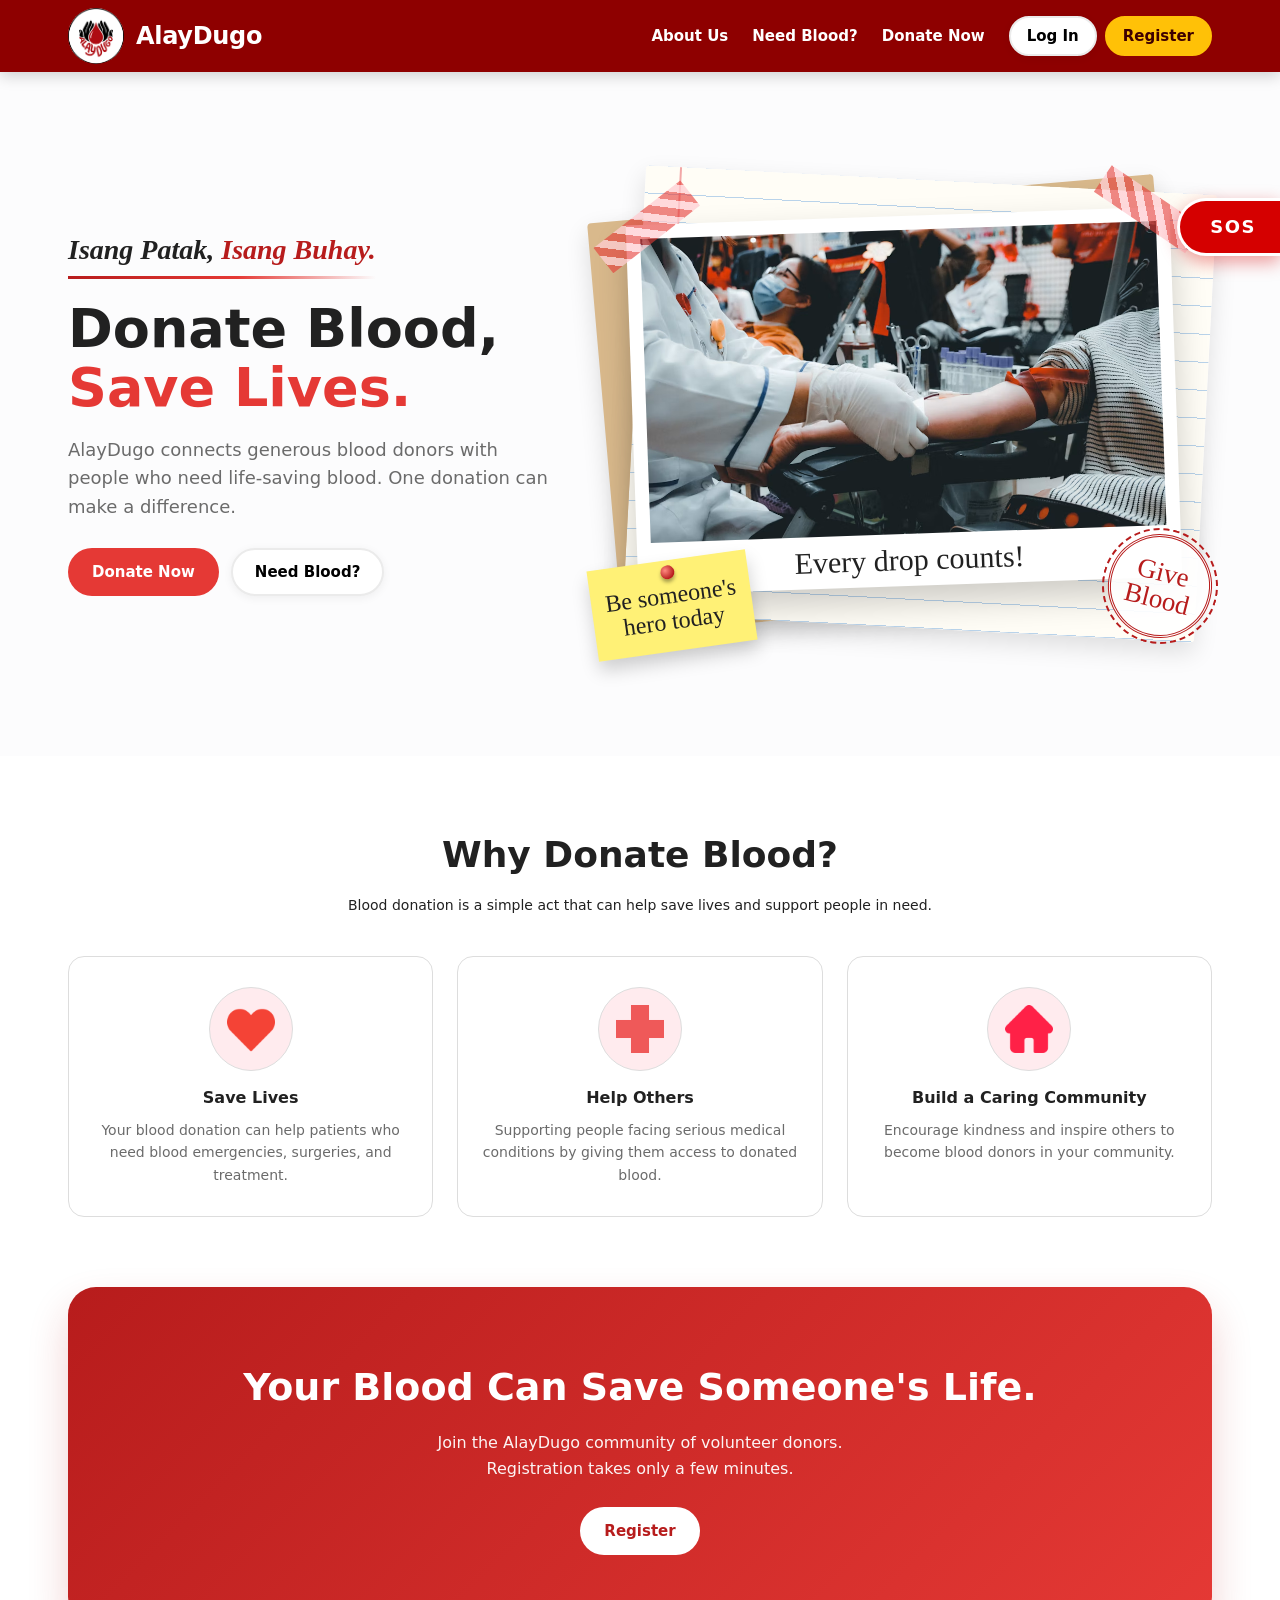
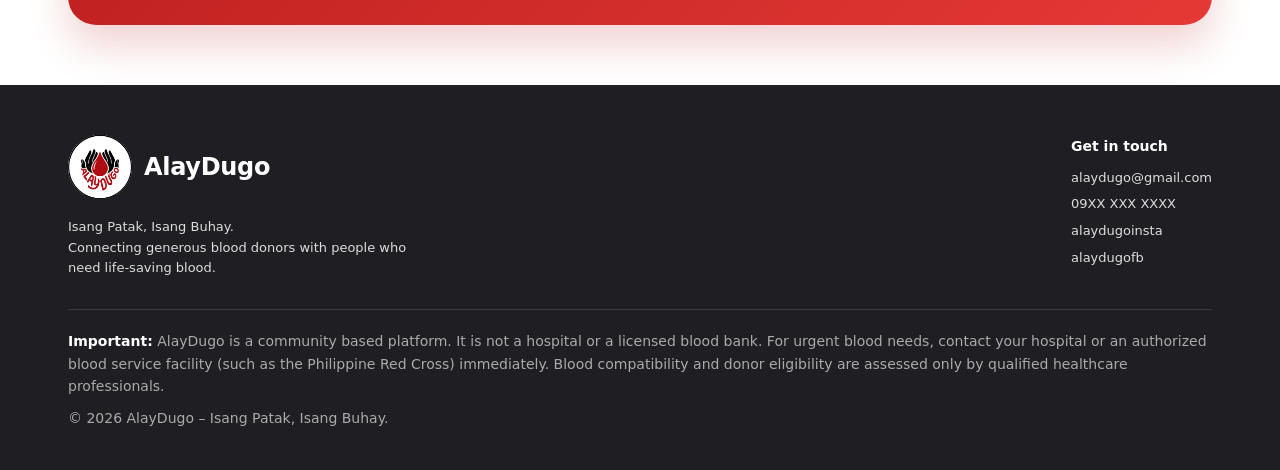
<file: index.html>
<!DOCTYPE html>
<html lang="en">
<head>
  <meta charset="UTF-8">
  <meta name="viewport" content="width=device-width, initial-scale=1.0">
  <title>AlayDugo – Isang Patak, Isang Buhay</title>
  <link rel="icon" type="image/png" href="icons/favicon-circle.png">
  <link rel="stylesheet" href="css/base.css">
  <link rel="stylesheet" href="css/buttons.css">
  <link rel="stylesheet" href="css/navbar.css">
  <link rel="stylesheet" href="css/footer.css">
  <link rel="stylesheet" href="css/shared.css">
  <link rel="stylesheet" href="css/home.css">
</head>
<body>

  <!-- Navbar -->
  <header>
    <div class="container nav">
      <a href="index.html" class="brand"><span class="brand-logo"><img src="icons/alaydugo-logo.jpg" alt=""></span><span class="brand-name">AlayDugo</span></a>
      <button id="menu-toggle" aria-label="Toggle menu">☰</button>
      <ul id="links">
        <li><a href="about.html">About Us</a></li>
        <li><a href="need_blood.html">Need Blood?</a></li>
        <li><a href="donate.html">Donate Now</a></li>
        <li><a href="auth.html#login" class="btn btn-login">Log In</a></li>
        <li><a href="auth.html#register" class="btn btn-red">Register</a></li>
      </ul>
    </div>
  </header>

  <!-- Hero -->
  <section class="hero">
    <div class="container">
      <div>
        <span class="tagline">Isang Patak, <em>Isang Buhay.</em></span>
        <h1>Donate Blood, <span>Save Lives.</span></h1>
        <p>AlayDugo connects generous blood donors with people who need life-saving blood. One donation can make a difference.</p>
        <div class="hero-buttons">
          <a href="donate.html" class="btn btn-red">Donate Now</a>
          <a href="need_blood.html" class="btn btn-outline">Need Blood?</a>
        </div>
      </div>
      <div class="hero-img scrapbook">
        <figure class="polaroid">
          <img src="icons/blood_donation.png" alt="Blood donation">
          <figcaption>Every drop counts!</figcaption>
        </figure>
        <p class="sticky-note">Be someone's hero today</p>
        <span class="stamp">Give Blood</span>
      </div>
    </div>
  </section>

  <!-- Why donate blood -->
  <section class="why" id="why">
    <div class="container">
      <h2>Why Donate Blood?</h2>
      <p class="sub">Blood donation is a simple act that can help save lives and support people in need.</p>

      <div class="cards">
        <div class="card">
          <div class="icon"><img src="icons/heart.png" alt="Save lives"></div>
          <h3>Save Lives</h3>
          <p>Your blood donation can help patients who need blood emergencies, surgeries, and treatment.</p>
        </div>
        <div class="card">
          <div class="icon"><img src="icons/cross.png" alt="Help others"></div>
          <h3>Help Others</h3>
          <p>Supporting people facing serious medical conditions by giving them access to donated blood.</p>
        </div>
        <div class="card">
          <div class="icon"><img src="icons/community.png" alt="Caring community"></div>
          <h3>Build a Caring Community</h3>
          <p>Encourage kindness and inspire others to become blood donors in your community.</p>
        </div>
      </div>
    </div>
  </section>

  <!-- Call to action -->
  <section class="cta-section" id="cta">
    <div class="container">
      <div class="cta">
        <h2>Your Blood Can Save Someone's Life.</h2>
        <p>Join the AlayDugo community of volunteer donors. Registration takes only a few minutes.</p>
        <a href="auth.html#register" class="btn btn-white">Register</a>
      </div>
    </div>
  </section>

  <!-- Footer -->
  <footer>
    <div class="container">
      <div class="footer-top">
        <div>
          <a href="index.html" class="brand"><span class="brand-logo"><img src="icons/alaydugo-logo.jpg" alt=""></span><span class="brand-name">AlayDugo</span></a>
          <p class="tag">Isang Patak, Isang Buhay.<br>Connecting generous blood donors with people who need life-saving blood.</p>
        </div>
        <div class="footer-contact">
          <h4>Get in touch</h4>
          <p>alaydugo@gmail.com</p>
          <p>09XX XXX XXXX</p>
          <p>alaydugoinsta</p>
          <p>alaydugofb</p>
        </div>
      </div>

      <div class="footer-bottom">
        <p><strong>Important:</strong> AlayDugo is a community based platform. It is not a hospital or a licensed blood bank. For urgent blood needs, contact your hospital or an authorized blood service facility (such as the Philippine Red Cross) immediately. Blood compatibility and donor eligibility are assessed only by qualified healthcare professionals.</p>
        <p>© 2026 AlayDugo – Isang Patak, Isang Buhay.</p>
      </div>
    </div>
  </footer>

  <script src="js/script.js"></script>
</body>
</html>
</file>
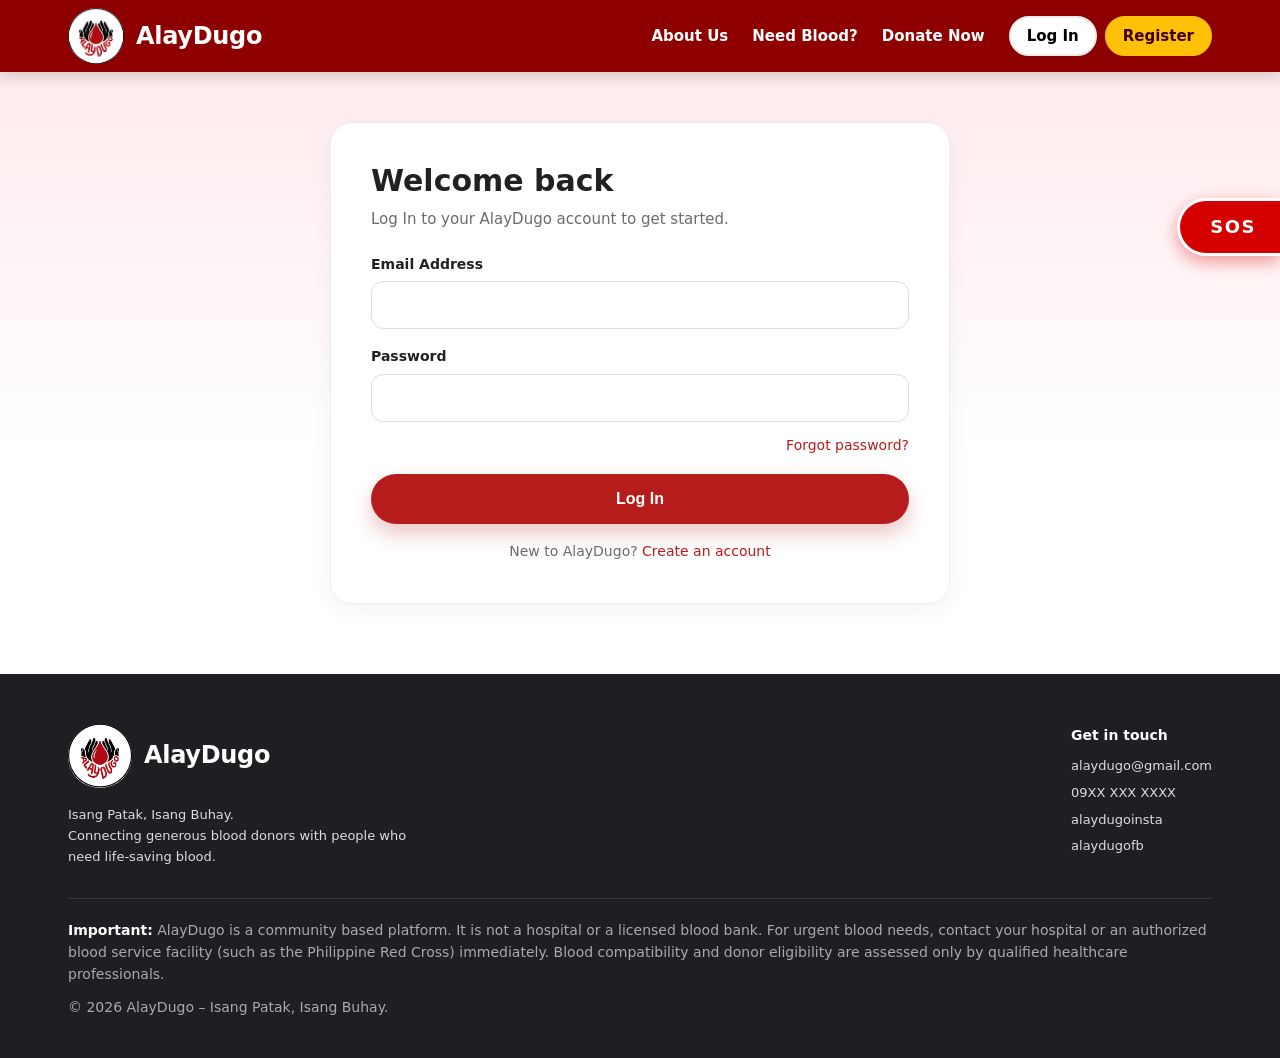
<file: auth.html>
<!DOCTYPE html>
<html lang="en">
<head>
  <meta charset="UTF-8">
  <meta name="viewport" content="width=device-width, initial-scale=1.0">
  <title>Log In – AlayDugo</title>
  <link rel="icon" type="image/png" href="icons/favicon-circle.png">
  <link rel="stylesheet" href="css/base.css">
  <link rel="stylesheet" href="css/buttons.css">
  <link rel="stylesheet" href="css/navbar.css">
  <link rel="stylesheet" href="css/footer.css">
  <link rel="stylesheet" href="css/shared.css">
  <link rel="stylesheet" href="css/auth.css">
</head>
<body>

  <!-- Navbar -->
  <header>
    <div class="container nav">
      <a href="index.html" class="brand"><span class="brand-logo"><img src="icons/alaydugo-logo.jpg" alt=""></span><span class="brand-name">AlayDugo</span></a>
      <button id="menu-toggle" aria-label="Toggle menu">☰</button>
      <ul id="links">
        <li><a href="about.html">About Us</a></li>
        <li><a href="need_blood.html">Need Blood?</a></li>
        <li><a href="donate.html">Donate Now</a></li>
        <li><a href="auth.html#login" class="btn btn-login">Log In</a></li>
        <li><a href="auth.html#register" class="btn btn-red">Register</a></li>
      </ul>
    </div>
  </header>

  <div class="fade">
    <section class="auth">
      <div class="container">

        <!-- Log in -->
        <div class="auth-card view" id="view-login" hidden>
          <h1>Welcome back</h1>
          <p class="auth-sub">Log In to your AlayDugo account to get started.</p>
          <form id="form-login">
            <div class="field">
              <label class="lbl" for="login-email">Email Address</label>
              <input type="email" id="login-email" required>
            </div>
            <div class="field">
              <label class="lbl" for="login-password">Password</label>
              <input type="password" id="login-password" required>
            </div>
            <p class="forgot-link"><a href="#forgot">Forgot password?</a></p>
            <p class="form-error" id="login-error" hidden>Incorrect email or password.</p>
            <button type="submit" class="btn btn-auth">Log In</button>
          </form>
          <p class="auth-switch">New to AlayDugo? <a href="#register">Create an account</a></p>
        </div>

        <!-- Register -->
        <div class="auth-card view" id="view-register" hidden>
          <h1>Create your AlayDugo account</h1>
          <p class="auth-sub">Join the community and help connect donors with patients in need.</p>
          <form id="form-register">
            <div class="field">
              <label class="lbl" for="reg-name">Full Name <span class="req">*</span></label>
              <input type="text" id="reg-name" required>
            </div>

            <div class="row2">
              <div class="field">
                <label class="lbl" for="reg-email">Email Address <span class="req">*</span></label>
                <input type="email" id="reg-email" required>
              </div>
              <div class="field">
                <label class="lbl" for="reg-phone">Contact Number <span class="req">*</span></label>
                <input type="tel" id="reg-phone" placeholder="09XX XXX XXXX" required>
              </div>
            </div>

            <div class="row2">
              <div class="field">
                <label class="lbl" for="reg-password">Password <span class="req">*</span></label>
                <input type="password" id="reg-password" required>
                <span class="hint">8+ characters with upper-case, lower-case and a number.</span>
              </div>
              <div class="field">
                <label class="lbl" for="reg-confirm">Confirm Password <span class="req">*</span></label>
                <input type="password" id="reg-confirm" required>
              </div>
            </div>

            <div class="row2">
              <div class="field">
                <label class="lbl" for="reg-city">City / Municipality <span class="req">*</span></label>
                <select id="reg-city" required><option value="">Select city / municipality</option></select>
              </div>
              <div class="field">
                <label class="lbl" for="reg-barangay">Barangay <span class="req">*</span></label>
                <select id="reg-barangay" required disabled><option value="">Select barangay</option></select>
              </div>
            </div>

            <div class="row2">
              <div class="field">
                <label class="lbl" for="reg-dob">Date of Birth <span class="req">*</span></label>
                <input type="date" id="reg-dob" required>
              </div>
              <div class="field">
                <label class="lbl" for="reg-blood">Blood Type</label>
                <select id="reg-blood">
                  <option value="">Select blood type</option>
                  <option>A+</option><option>A-</option>
                  <option>B+</option><option>B-</option>
                  <option>AB+</option><option>AB-</option>
                  <option>O+</option><option>O-</option>
                </select>
                <span class="hint">Self-reported. A blood service facility confirms your type.</span>
              </div>
            </div>

            <label class="consent">
              <input type="checkbox" id="reg-consent">
              <span>I consent to AlayDugo collecting and processing my personal information in accordance with the Data Privacy Act of 2012 (RA 10173). <span class="req">*</span></span>
            </label>

            <p class="form-error" id="consent-error" hidden>Please tick the consent box to create your account.</p>

            <button type="submit" class="btn btn-auth">Create Account</button>
          </form>
          <p class="auth-switch">Already have an account? <a href="#login">Log in</a></p>
        </div>

        <!-- Forgot password -->
        <div class="auth-card view" id="view-forgot" hidden>
          <h1>Forgot your password?</h1>
          <p class="auth-sub">Enter your email and we'll send you a link to reset it.</p>
          <form id="form-forgot">
            <div class="field">
              <label class="lbl" for="forgot-email">Email Address</label>
              <input type="email" id="forgot-email" required>
            </div>
            <button type="submit" class="btn btn-auth">Send Reset Link</button>
          </form>
          <p class="auth-switch"><a href="#login">Back to login</a></p>
        </div>

      </div>
    </section>
  </div>

  <!-- Footer -->
  <footer>
    <div class="container">
      <div class="footer-top">
        <div>
          <a href="index.html" class="brand"><span class="brand-logo"><img src="icons/alaydugo-logo.jpg" alt=""></span><span class="brand-name">AlayDugo</span></a>
          <p class="tag">Isang Patak, Isang Buhay.<br>Connecting generous blood donors with people who need life-saving blood.</p>
        </div>
        <div class="footer-contact">
          <h4>Get in touch</h4>
          <p>alaydugo@gmail.com</p>
          <p>09XX XXX XXXX</p>
          <p>alaydugoinsta</p>
          <p>alaydugofb</p>
        </div>
      </div>

      <div class="footer-bottom">
        <p><strong>Important:</strong> AlayDugo is a community based platform. It is not a hospital or a licensed blood bank. For urgent blood needs, contact your hospital or an authorized blood service facility (such as the Philippine Red Cross) immediately. Blood compatibility and donor eligibility are assessed only by qualified healthcare professionals.</p>
        <p>© 2026 AlayDugo – Isang Patak, Isang Buhay.</p>
      </div>
    </div>
  </footer>

  <script src="js/script.js"></script>
  <script src="js/auth.js"></script>
</body>
</html>
</file>
<file: css/base.css>
/* Base */
:root {
  --primary: #B71C1C;
  --secondary: #E53935;
  --bg: #FFFFFF;
  --light: #F8F9FA;
  --text: #212121;
  --pink: #FFEBEE;
  --muted: #6b6b6b;
  --nav-h: 72px;
}

* {
  box-sizing: border-box;
  margin: 0;
  padding: 0;
}

html {
  scroll-behavior: smooth;
}

body {
  font-family: "Segoe UI", system-ui, Arial, sans-serif;
  color: var(--text);
  background: var(--bg);
  line-height: 1.6;
}

a {
  color: inherit;
  text-decoration: none;
}

.container {
  max-width: 1240px;
  margin: 0 auto;
  padding: 0 48px;
}

@media (max-width: 800px) {
  :root {
    --nav-h: 64px;
  }

  .container {
    padding: 0 20px;
  }
}
</file>
<file: css/buttons.css>
/* Buttons */
.btn {
  display: inline-block;
  padding: 12px 24px;
  border-radius: 999px;
  font-weight: 600;
  font-size: 15px;
  border: 0;
  cursor: pointer;
  transition: transform .2s, box-shadow .2s, background .2s;
}

.btn:hover {
  transform: translateY(-2px);
  box-shadow: 0 8px 18px rgba(183, 28, 28, .2);
}

.btn-red {
  background: var(--secondary);
  color: #fff;
}

.btn-red:hover {
  background: var(--primary);
}

.btn-white {
  background: #fff;
  color: var(--primary);
}

/* Get to know the team button */
.btn-team {
  display: inline-flex;
  align-items: center;
  gap: 10px;
  background: #fff;
  color: var(--primary);
  border: 2px solid var(--primary);
  border-radius: 999px;
  padding: 4px 4px 4px 16px;
  font-size: 15px;
  font-weight: 700;
  line-height: 1.2;
}

.btn-team span {
  display: grid;
  place-items: center;
  width: 28px;
  height: 28px;
  border-radius: 50%;
  background: var(--primary);
  color: #fff;
  font-size: 15px;
  transition: transform .2s, background .2s, color .2s;
}

.btn-team:hover {
  background: var(--primary);
  color: #fff;
}

.btn-team:hover span {
  background: #fff;
  color: var(--primary);
  transform: translateX(3px);
}

/* Home page tagline */
.tagline {
  display: inline-block;
  margin-bottom: 20px;
  padding-bottom: 10px;
  font-family: Georgia, "Times New Roman", serif;
  font-style: italic;
  font-weight: 700;
  font-size: 28px;
  line-height: 1.3;
  background: linear-gradient(90deg, var(--primary), var(--secondary) 55%, transparent) left bottom / 100% 3px no-repeat;
}

.tagline em {
  color: var(--primary);
}

.btn-inquiry {
  display: block;
  width: 100%;
  margin-top: auto;
  background: #fff;
  color: var(--primary);
  border: 1px solid var(--primary);
  border-radius: 12px;
  padding: 12px;
  font-weight: 700;
}

.btn-inquiry:hover {
  background: var(--pink);
  box-shadow: none;
}

.btn[hidden] {
  display: none;
}

.btn-register {
  display: block;
  width: 100%;
  background: var(--primary);
  color: #fff;
  border: 2px solid var(--primary);
  padding: 11px;
  font-weight: 600;
}

.btn-register:hover {
  background: var(--primary);
}

.btn-register.registered {
  background: #fff;
  color: #000;
  border-color: #ebebeb;
  box-shadow: 0 2px 10px rgba(0,0,0,.06);
}
</file>
<file: css/navbar.css>
/* Navbar */
.nav .btn.btn-login {
  background: #fff;
  color: #000;
  font-weight: 600;
  font-size: 15px;
  padding: 6px 16px;
  border: 2px solid #ebebeb;
  box-shadow: 0 2px 10px rgba(0,0,0,.06);
}

.nav .btn.btn-login:hover {
  background: #fff;
  color: #000;
  border-color: #ebebeb;
  transform: translateY(-2px);
  box-shadow: 0 8px 18px rgba(183, 28, 28, .2);
}

header {
  position: sticky;
  top: 0;
  background: #8E0000;
  box-shadow: 0 4px 14px rgba(0,0,0,.18);
  z-index: 10;
}

.nav {
  display: flex;
  align-items: center;
  justify-content: space-between;
  height: var(--nav-h);
}

.brand {
  display: inline-flex;
  align-items: center;
  gap: 12px;
  color: #fff;
  font-size: 24px;
  font-weight: 800;
  letter-spacing: -0.3px;
}

.brand-logo {
  position: relative;
  display: block;
  flex-shrink: 0;
  border-radius: 50%;
  overflow: hidden;
}

.brand-logo {
  width: 56px;
  height: 56px;
}

.brand-logo img {
  position: absolute;
  display: block;
  max-width: none;
  width: 209.84%;
  height: auto;
  left: -54.92%;
  top: -21.52%;
}

footer .brand-logo {
  width: 64px;
  height: 64px;
}

.nav ul {
  display: flex;
  align-items: center;
  gap: 24px;
  list-style: none;
}

.nav ul a {
  color: #fff;
  font-size: 15px;
  font-weight: 600;
  transition: color .2s;
}

.nav ul li:nth-last-child(2) {
  margin-right: -16px;
}

.nav ul a:hover {
  color: #FFCDD2;
}

.nav .btn {
  padding: 8px 18px;
  color: #fff;
}

.nav .btn:hover {
  color: #fff;
}

.nav .btn.btn-red {
  background: #FFC107;
  color: #3E0000;
  border: 2px solid #FFC107;
  padding: 6px 16px;
}

.nav .btn.btn-red:hover {
  background: #FFD54F;
  color: #3E0000;
  border-color: #FFD54F;
}

#menu-toggle {
  display: none;
  background: none;
  border: 0;
  font-size: 26px;
  cursor: pointer;
  color: #fff;
}

footer .brand {
  color: #fff;
}

@media (max-width: 800px) {
  .brand {
    font-size: 20px;
    gap: 10px;
  }

  .brand-logo {
    width: 44px;
    height: 44px;
  }

  #menu-toggle {
    display: block;
  }

  .nav ul {
    display: none;
    position: absolute;
    top: var(--nav-h);
    left: 0;
    right: 0;
    background: #8E0000;
    flex-direction: column;
    align-items: flex-start;
    padding: 16px 20px 20px;
    box-shadow: 0 10px 18px rgba(0,0,0,.2);
  }

  .nav ul.open {
    display: flex;
  }
}
</file>
<file: css/footer.css>
/* Footer */
footer {
  background: #1f1f23;
  color: #ddd;
  padding: 50px 0 30px;
}

footer .tag {
  margin-top: 10px;
  max-width: 360px;
  font-size: 13px;
}

.footer-top {
  display: flex;
  justify-content: space-between;
  gap: 30px;
  flex-wrap: wrap;
}

.footer-contact h4 {
  font-size: 14px;
  color: #fff;
  margin-bottom: 10px;
}

.footer-contact p {
  display: flex;
  align-items: center;
  gap: 8px;
  font-size: 13px;
  margin-bottom: 6px;
}

.footer-bottom {
  border-top: 1px solid #3a3a40;
  margin-top: 30px;
  padding-top: 20px;
  font-size: 14px;
  color: #aaa;
}

.footer-bottom p {
  margin-bottom: 10px;
}

.footer-bottom strong {
  color: #fff;
}
</file>
<file: css/shared.css>
/* Shared: popups, SOS button, form fields, login gate, page heading */
/* Popups */
.modal {
  position: fixed;
  inset: 0;
  background: rgba(0,0,0,.5);
  display: none;
  place-items: center;
  padding: 20px;
  z-index: 100;
}

.modal.open {
  display: grid;
}

.modal-box {
  background: #fff;
  border-radius: 20px;
  padding: 28px;
  width: 100%;
  max-width: 560px;
  max-height: 90vh;
  overflow-y: auto;
}

.modal-box h3 {
  font-size: 20px;
}

.modal-box label {
  display: block;
  font-weight: 700;
  margin-bottom: 8px;
}

.modal-box textarea {
  width: 100%;
  height: 110px;
  padding: 12px 14px;
  border: 1px solid #ccc;
  border-radius: 12px;
  font: inherit;
  font-size: 16px;
  resize: vertical;
}

.modal-box textarea:focus {
  outline: none;
  border-color: #212121;
}

.modal-actions {
  display: flex;
  justify-content: flex-end;
  gap: 12px;
  margin-top: 20px;
}

.modal-actions .btn {
  border-radius: 10px;
  padding: 12px 22px;
  font-weight: 700;
}

.modal-cancel {
  background: #f0f0f0;
  color: var(--text);
}

.modal-send {
  background: var(--primary);
  color: #fff;
}

.modal-head {
  display: flex;
  justify-content: space-between;
  align-items: center;
  margin-bottom: 12px;
}

.modal-x {
  background: none;
  border: 0;
  font-size: 28px;
  line-height: 1;
  cursor: pointer;
  color: var(--muted);
}

.camp-modal,
.confirm-box {
  max-width: 520px;
}

.camp-modal .modal-actions .btn,
.confirm-box .modal-actions .btn {
  border-radius: 999px;
}

.camp-modal .modal-cancel,
.confirm-box .modal-cancel {
  background: #fff;
  border: 2px solid #ebebeb;
}

.modal-box textarea::placeholder {
  color: #999;
}

.switch {
  position: relative;
  width: 52px;
  height: 30px;
  background: #cfd8dc;
  border-radius: 999px;
  flex-shrink: 0;
  transition: background .2s;
}

.switch::after {
  content: "";
  position: absolute;
  top: 3px;
  left: 3px;
  width: 24px;
  height: 24px;
  border-radius: 50%;
  background: #fff;
  box-shadow: 0 1px 3px rgba(0,0,0,.3);
  transition: transform .2s;
}

.modal-box .consent {
  display: flex;
  font-weight: 400;
  margin: 6px 0 20px;
}

.toast {
  position: fixed;
  right: 24px;
  bottom: 24px;
  background: #263238;
  color: #fff;
  padding: 18px 28px;
  border-radius: 16px;
  font-size: 17px;
  z-index: 200;
  opacity: 0;
  transform: translateY(10px);
  transition: opacity .3s, transform .3s;
}

.toast.show {
  opacity: 1;
  transform: none;
}

/* Emergency SOS button and hotline list */
.sos-btn {
  position: fixed;
  right: 0;
  top: 22vh;
  height: 58px;
  padding: 0 24px 0 30px;
  border: 3px solid #fff;
  border-right: 0;
  border-radius: 999px 0 0 999px;
  background: #d50000;
  color: #fff;
  font: inherit;
  font-weight: 900;
  font-size: 18px;
  letter-spacing: 1.5px;
  cursor: pointer;
  z-index: 90;
  box-shadow: 0 6px 18px rgba(213,0,0,.4);
  animation: sos-pulse 1.8s infinite;
}

.sos-btn:hover {
  background: var(--primary);
}

@keyframes sos-pulse {
  0% {
    box-shadow: 0 0 0 0 rgba(213,0,0,.55);
  }

  100% {
    box-shadow: 0 0 0 14px rgba(213,0,0,0);
  }
}

@media (prefers-reduced-motion: reduce) {
  .sos-btn {
    animation: none;
  }
}

.sos-list {
  display: flex;
  flex-direction: column;
  gap: 10px;
  margin-top: 16px;
}

.sos-list a {
  display: flex;
  justify-content: space-between;
  align-items: center;
  gap: 12px;
  background: var(--pink);
  border-radius: 12px;
  padding: 14px 16px;
  font-size: 14px;
  font-weight: 600;
}

.sos-list a:hover {
  background: #ffd9de;
}

.sos-list strong {
  color: var(--primary);
  font-size: 18px;
  white-space: nowrap;
}

/* Popup that replaces the browser's "Open this application?" prompt */
.call-pop {
  position: fixed;
  top: 16px;
  left: 50%;
  width: calc(100% - 32px);
  max-width: 520px;
  background: #fff;
  border-radius: 20px;
  padding: 24px 28px;
  box-shadow: 0 12px 40px rgba(0,0,0,.35);
  z-index: 300;
  opacity: 0;
  pointer-events: none;
  transform: translate(-50%, -24px);
  transition: opacity .25s, transform .25s;
}

.call-pop.show {
  opacity: 1;
  pointer-events: auto;
  transform: translate(-50%, 0);
}

.call-pop h4 {
  font-size: 18px;
  margin-bottom: 8px;
}

.call-pop p {
  color: var(--muted);
  font-size: 15px;
}

.call-pop-actions {
  display: flex;
  justify-content: flex-end;
  gap: 12px;
  margin-top: 20px;
}

.call-pop-actions button {
  border-radius: 999px;
  padding: 12px 22px;
  font: inherit;
  font-size: 15px;
  font-weight: 700;
  cursor: pointer;
}

.call-pop-close {
  background: #fff;
  border: 2px solid #ebebeb;
  color: var(--text);
}

.call-pop-copy {
  background: var(--primary);
  border: 2px solid var(--primary);
  color: #fff;
}

/* Form fields */
.req {
  color: var(--secondary);
}

.field {
  margin-bottom: 16px;
}

.field input,
.field select {
  width: 100%;
  height: 48px;
  padding: 0 14px;
  border: 1px solid #ddd;
  border-radius: 12px;
  font: inherit;
  font-size: 15px;
  color: var(--text);
  background: #fff;
}

.field input[type="file"] {
  height: auto;
  padding: 0;
  border: 0;
  border-radius: 0;
  background: none;
  font-size: 15px;
}

.field input:focus,
.field select:focus {
  outline: none;
  border-color: var(--secondary);
}

.hint {
  display: block;
  font-size: 12px;
  color: var(--muted);
  margin-top: 6px;
}

.row2 {
  display: grid;
  grid-template-columns: 1fr 1fr;
  gap: 16px;
}

.consent {
  display: flex;
  gap: 10px;
  align-items: flex-start;
  font-size: 13px;
  margin: 6px 0 20px;
}

.consent input {
  width: 18px;
  height: 18px;
  margin-top: 2px;
  flex-shrink: 0;
  accent-color: var(--primary);
}

.consent a {
  color: var(--primary);
}

.form-error {
  color: var(--primary);
  font-size: 13px;
  margin: -10px 0 14px;
}

.form-error[hidden] {
  display: none;
}

.field textarea {
  width: 100%;
  height: 90px;
  padding: 10px 14px;
  border: 1px solid #ddd;
  border-radius: 12px;
  font: inherit;
  font-size: 15px;
  resize: vertical;
}

.field textarea:focus {
  outline: none;
  border-color: var(--secondary);
}

/* Log in to continue card */
.gate-section {
  padding: 40px 0 70px;
}

.gate-card {
  background: #fff;
  border: 1px solid #eee;
  border-radius: 22px;
  padding: 40px 32px;
  max-width: 760px;
  margin: 0 auto;
  text-align: center;
  box-shadow: 0 6px 24px rgba(0,0,0,.05);
}

.gate-icon {
  width: 80px;
  height: 80px;
  border-radius: 20px;
  background: var(--pink);
  display: grid;
  place-items: center;
  margin: 0 auto 18px;
}

.gate-icon img {
  width: 36px;
  height: 36px;
  object-fit: contain;
  display: block;
}

.gate-card h2 {
  font-size: 24px;
  font-weight: 800;
  margin-bottom: 8px;
}

.gate-card p {
  color: var(--muted);
  font-size: 17px;
  max-width: 560px;
  margin: 0 auto 24px;
}

.gate-buttons {
  display: flex;
  gap: 14px;
  justify-content: center;
  flex-wrap: wrap;
}

.btn-solid {
  background: var(--primary);
  color: #fff;
  padding: 14px 34px;
  font-size: 16px;
  box-shadow: 0 10px 20px rgba(183, 28, 28, .25);
}

.btn-solid:hover {
  background: var(--primary);
}

.btn-ring {
  background: #fff;
  color: var(--primary);
  border: 2px solid var(--primary);
  padding: 12px 32px;
  font-size: 16px;
}

/* Page heading */
.fade {
  background: #fff linear-gradient(180deg, #FFEBEE 0, #FFFFFF 380px) no-repeat;
}

.about-intro {
  padding: 60px 0 0;
}

.about-intro h1 {
  font-size: 36px;
  font-weight: 900;
  line-height: 1.15;
  margin-bottom: 18px;
}

.about-intro p {
  color: var(--muted);
  font-size: 16px;
  max-width: 950px;
}

@media (max-width: 800px) {
  .row2 {
    grid-template-columns: 1fr;
  }

  .sos-btn {
    height: 44px;
    padding: 0 14px 0 20px;
    font-size: 14px;
  }
}
</file>
<file: css/home.css>
/* Home page */

/* Logo */
.know-logo {
  position: relative;
  display: block;
  flex-shrink: 0;
  border-radius: 50%;
  overflow: hidden;
}

.know-logo img {
  position: absolute;
  display: block;
  max-width: none;
  width: 209.84%;
  height: auto;
  left: -54.92%;
  top: -21.52%;
}

/* Hero Section */
.hero {
  padding: 100px 0;
  background: #FCFCFD;
}

.hero .container {
  display: grid;
  grid-template-columns: 0.9fr 1.1fr;
  align-items: center;
  gap: 24px;
}

.hero h1 {
  font-size: 54px;
  line-height: 1.1;
  font-weight: 800;
}

.hero h1 span {
  color: var(--secondary);
  display: block;
}

.hero p {
  color: var(--muted);
  margin-top: 18px;
  max-width: 480px;
  font-size: 18px;
}

.hero-buttons {
  display: flex;
  gap: 12px;
  flex-wrap: wrap;
  margin-top: 26px;
}

/* Scrapbook Hero Picture */
.scrapbook {
  position: relative;
  isolation: isolate;
  padding: 44px 36px 70px;
  font-family: "Caveat", "Segoe Print", "Bradley Hand", cursive;
}

.scrapbook::before {
  content: "";
  position: absolute;
  inset: 26px 40px 46px 8px;
  z-index: -2;
  background: #d9b98c;
  border-radius: 4px;
  transform: rotate(-5deg);
  box-shadow: 0 10px 24px rgba(0,0,0,.14);
}

.scrapbook::after {
  content: "";
  position: absolute;
  inset: 8px 6px 28px 38px;
  z-index: -1;
  background: linear-gradient(90deg, transparent 34px, #f2a7a7 34px 36px, transparent 36px), repeating-linear-gradient(#fffdf6 0 27px, #b9d3ea 27px 28px);
  border-radius: 4px;
  transform: rotate(3deg);
  box-shadow: 0 10px 24px rgba(0,0,0,.12);
}


/* Polaroid */
.polaroid {
  position: relative;
  background: #fff;
  padding: 14px 14px 8px;
  transform: rotate(-2deg);
  box-shadow: 0 16px 34px rgba(0,0,0,.2);
}

.polaroid::before,
.polaroid::after {
  content: "";
  position: absolute;
  top: -14px;
  width: 110px;
  height: 32px;
  z-index: 1;
  background: repeating-linear-gradient(45deg, rgba(229,57,53,.6) 0 8px, rgba(255,205,210,.75) 8px 16px);
}

.polaroid::before {
  left: -34px;
  transform: rotate(-36deg);
}

.polaroid::after {
  right: -34px;
  transform: rotate(36deg);
}

.polaroid img {
  width: 100%;
  height: auto;
  display: block;
}

.polaroid figcaption {
  text-align: center;
  font-size: 30px;
  line-height: 1.2;
  padding-top: 8px;
}


/* Sticky Note */
.scrapbook .sticky-note {
  position: absolute;
  left: -4px;
  bottom: 6px;
  width: 160px;
  margin: 0;
  padding: 22px 14px 16px;
  background: #fff176;
  color: #212121;
  font-size: 24px;
  line-height: 1.1;
  text-align: center;
  transform: rotate(-8deg);
  box-shadow: 0 10px 18px rgba(0,0,0,.18);
}

.scrapbook .sticky-note::before {
  content: "";
  position: absolute;
  top: 5px;
  left: 50%;
  width: 14px;
  height: 14px;
  margin-left: -7px;
  border-radius: 50%;
  background: radial-gradient(circle at 35% 35%, #ff8a80, #b71c1c 70%);
  box-shadow: 0 3px 4px rgba(0,0,0,.35);
}

/* Stamp */
.stamp {
  position: absolute;
  right: 0;
  bottom: 18px;
  width: 104px;
  height: 104px;
  display: grid;
  place-items: center;
  text-align: center;
  padding: 10px;
  border-radius: 50%;
  border: 3px double var(--primary);
  outline: 2px dashed var(--primary);
  outline-offset: 4px;
  background: rgba(255,255,255,.92);
  color: var(--primary);
  font-size: 27px;
  line-height: 1;
  transform: rotate(14deg);
}

/* Why Section */
.why {
  padding: 70px 0;
  text-align: center;
}

.why h2 {
  font-size: 36px;
  font-weight: 900;
  margin: 0 0 10px;
}

.why .sub {
  font-size: 14px;
  font-weight: 500;
}


/* Cards */
.cards {
  display: grid;
  grid-template-columns: repeat(3, 1fr);
  gap: 24px;
  margin-top: 40px;
}

.card {
  border: 1px solid #ddd;
  border-radius: 16px;
  padding: 30px 24px;
  background: #fff;
  transition: transform .2s, box-shadow .2s, border-color .2s;
}

.card:hover {
  transform: translateY(-4px);
  box-shadow: 0 10px 24px rgba(0,0,0,.08);
  border-color: var(--secondary);
}

.card h3 {
  font-size: 16px;
  margin-bottom: 8px;
}

.card p {
  font-size: 14px;
  color: var(--muted);
}


/* Card Icons */
.icon {
  width: 84px;
  height: 84px;
  margin: 0 auto 14px;
  border: 1px solid #ddd;
  border-radius: 50%;
  display: grid;
  place-items: center;
  background: var(--pink);
}

.icon img {
  width: 48px;
  height: 48px;
  object-fit: contain;
  display: block;
}

.icon svg {
  width: 26px;
  height: 26px;
  fill: var(--primary);
}

/* Know Section */
.know {
  padding: 60px 0;
  background: #FCFCFD;
}

.know .container {
  display: grid;
  grid-template-columns: 1fr 1fr;
  gap: 48px;
  align-items: center;
}

.know-logo {
  width: 340px;
  height: 340px;
  justify-self: center;
  box-shadow: 0 10px 30px rgba(0,0,0,.08);
}

.know h2 {
  font-size: 36px;
  font-weight: 900;
  margin: 0 0 24px;
}

.know h3 {
  font-size: 18px;
  margin-bottom: 6px;
}

.know p {
  color: var(--muted);
  max-width: 440px;
  margin-bottom: 22px;
}

.know .btn {
  margin-top: 8px;
}

/* Call to Action Section */
.cta-section {
  padding: 0 0 60px;
}

.cta {
  background: linear-gradient(135deg, var(--primary), var(--secondary));
  color: #fff;
  text-align: center;
  border-radius: 28px;
  padding: 70px 24px;
  box-shadow: 0 20px 40px rgba(183, 28, 28, .2);
}

.cta h2 {
  font-size: 38px;
  margin-bottom: 12px;
}

.cta p {
  max-width: 460px;
  margin: 0 auto 26px;
  opacity: .95;
}

/* Buttons */
.btn-outline {
  background: #fff;
  color: #000;
  border: 2px solid #ebebeb;
  padding: 10px 22px;
  box-shadow: 0 2px 10px rgba(0,0,0,.06);
}


@media (max-width: 800px) {

  .know .container {
    grid-template-columns: 1fr;
  }

  .know-logo {
    width: 240px;
    height: 240px;
  }

  .hero .container {
    grid-template-columns: 1fr;
  }

  .hero {
    padding: 40px 0;
  }

  .scrapbook {
    padding: 34px 18px 100px;
  }

  .polaroid figcaption {
    font-size: 24px;
  }

  .scrapbook .sticky-note {
    width: 136px;
    bottom: 2px;
    padding: 20px 8px 10px;
    font-size: 18px;
  }

  .stamp {
    width: 84px;
    height: 84px;
    font-size: 21px;
  }

  .hero h1 {
    font-size: 40px;
  }

  .cards {
    grid-template-columns: 1fr;
  }

  .cta h2 {
    font-size: 28px;
  }
}
</file>
<file: css/auth.css>
/* Log In / Register page */
.auth {
  padding: 50px 0 70px;
}

.auth-card {
  background: #fff;
  border: 1px solid #eee;
  border-radius: 22px;
  padding: 40px;
  max-width: 620px;
  margin: 0 auto;
  box-shadow: 0 6px 24px rgba(0,0,0,.05);
}

.auth-card h1 {
  font-size: 30px;
  font-weight: 900;
  line-height: 1.2;
  margin-bottom: 8px;
}

.auth-card .auth-sub {
  color: var(--muted);
  font-size: 15px;
  margin-bottom: 22px;
}

.auth-card label.lbl {
  display: block;
  font-weight: 600;
  font-size: 14px;
  margin-bottom: 6px;
}

.role {
  display: block;
  border: 1px solid #ddd;
  border-radius: 12px;
  padding: 14px 16px;
  cursor: pointer;
  transition: background .2s, border-color .2s;
}

.role input {
  display: block;
  margin: 0 auto 8px;
  accent-color: var(--primary);
}

.role strong {
  display: block;
  font-size: 14px;
}

.role span {
  font-size: 13px;
  color: var(--muted);
}

.role.selected {
  background: var(--pink);
  border-color: var(--primary);
}

.auth-card a.red {
  color: var(--primary);
}

.btn-auth {
  display: block;
  width: 100%;
  background: var(--primary);
  color: #fff;
  padding: 16px;
  font-size: 16px;
  border-radius: 999px;
  box-shadow: 0 10px 20px rgba(183, 28, 28, .25);
}

.btn-auth:hover {
  background: var(--primary);
}

.auth-switch {
  text-align: center;
  font-size: 14px;
  color: var(--muted);
  margin-top: 16px;
}

.auth-switch a {
  color: var(--primary);
}

.forgot-link {
  text-align: right;
  font-size: 14px;
  margin: -4px 0 18px;
}

.forgot-link a {
  color: var(--primary);
}

.view[hidden] {
  display: none;
}

@media (max-width: 800px) {
  .auth-card {
    padding: 28px 20px;
  }
}
</file>
